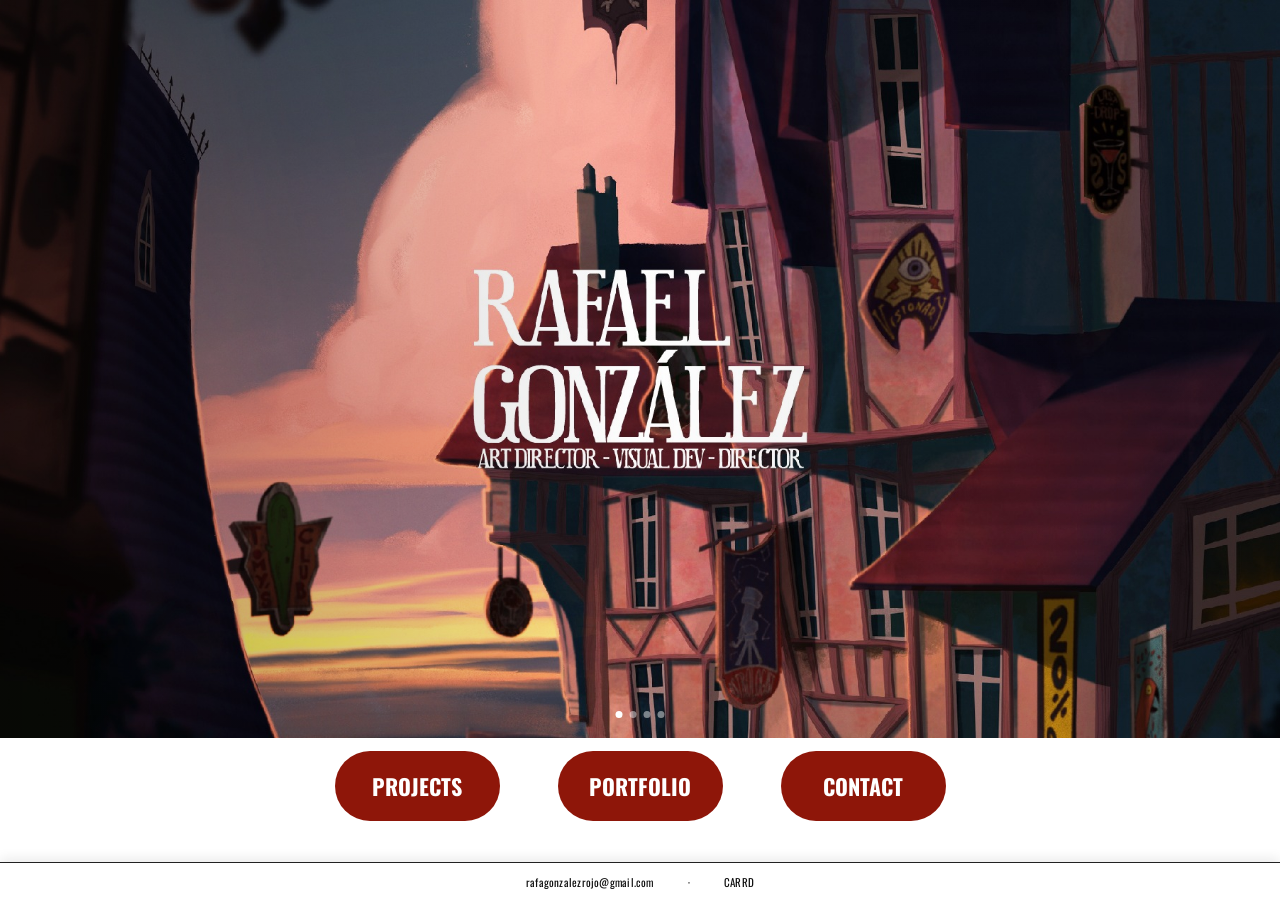
<file: index.html>
<!DOCTYPE html><html lang="en"><head>
<meta charset="UTF-8"><meta name="viewport" content="width=device-width,initial-scale=1.0">
<title>Rafael González — 2D Visual Development</title><link rel="stylesheet" href="style.css"></head>
<body>
<main>
<a href="projects.html" class="hero-link"><section class="hero">
<div class="slides">
<div class="slide active"><img src="images/hero-01.jpg"></div>
<div class="slide"><img src="images/hero-02.jpg"></div>
<div class="slide"><img src="images/hero-03.jpg"></div>
<div class="slide"><img src="images/hero-04.jpg"></div>
</div>
<div class="hero-title" style="display:none;"><div><span class="first-name">RAFAEL</span><span class="last-name">GONZÁLEZ</span></div><span class="hero-subtitle">VISUAL DEVELOPMENT &amp; ART DIRECTION</span></div>
<div class="dots"><i class="active"></i><i></i><i></i><i></i></div>
</section></a>
<nav class="buttons">
<a href="projects.html">PROJECTS</a>
<a href="portfolio-login.html">PORTFOLIO</a>
<a href="contact.html">CONTACT</a>
</nav>
<footer class="site-footer">
<a href="mailto:rafagonzalezrojo@gmail.com">rafagonzalezrojo@gmail.com</a>
<span>·</span>
<a href="https://rafaelgonzalez.carrd.co/" target="_blank" rel="noopener">CARRD</a>
</footer>
</main>
<script>
const s=[...document.querySelectorAll('.slide')],d=[...document.querySelectorAll('.dots i')];let c=0;
setInterval(()=>{s[c].classList.remove('active');d[c].classList.remove('active');c=(c+1)%s.length;s[c].classList.add('active');d[c].classList.add('active')},4500);
</script></body></html>
</file>
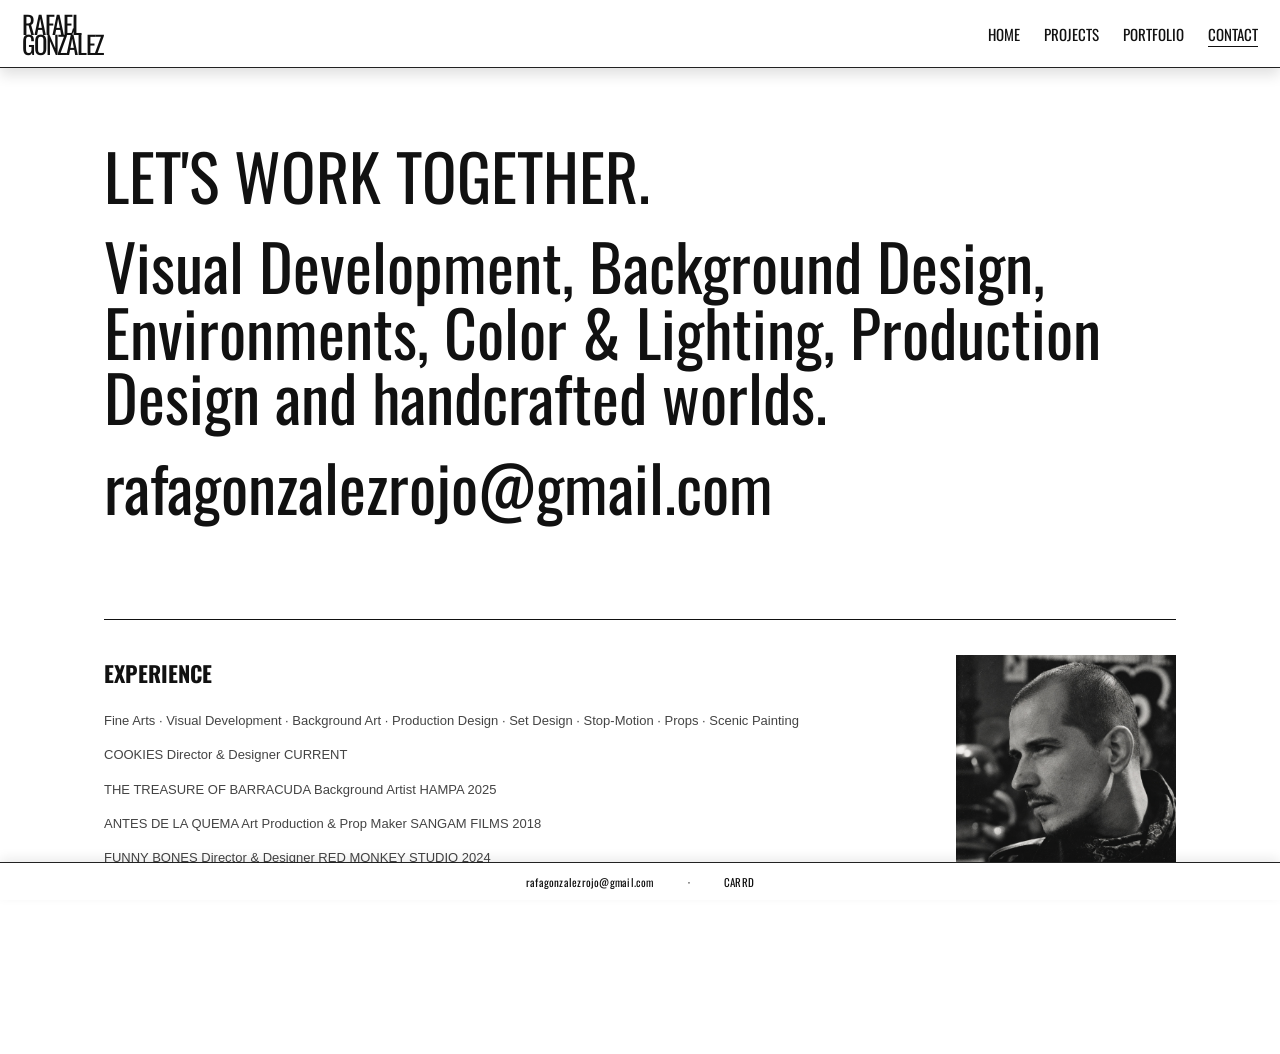
<file: contact.html>
<!DOCTYPE html><html lang="en"><head><meta charset="UTF-8"><meta name="viewport" content="width=device-width,initial-scale=1.0"><title>Contact</title><link rel="stylesheet" href="style.css"></head>
<body><header class="mini-header"><a class="brand" href="index.html">RAFAEL<br>GONZÁLEZ</a><nav><a href="index.html">HOME</a><a href="projects.html">PROJECTS</a><a href="portfolio-login.html">PORTFOLIO</a><a class="active" href="contact.html">CONTACT</a></nav></header>
<main class="contact-page">
<section class="contact-main">
<p>LET'S WORK TOGETHER.</p>
<p>Visual Development, Background Design, Environments, Color &amp; Lighting, Production Design and handcrafted worlds.</p>
<p>rafagonzalezrojo@gmail.com</p>
</section>
<section class="contact-bottom">
<div class="experience"><h2>EXPERIENCE</h2><p>Fine Arts · Visual Development · Background Art · Production Design · Set Design · Stop-Motion · Props · Scenic Painting</p><p>

COOKIES
Director & Designer
CURRENT
</p><p>
THE TREASURE OF BARRACUDA
Background Artist
HAMPA 2025
</p><p>
ANTES DE LA QUEMA
Art Production & Prop Maker
SANGAM FILMS 2018
</p><p>
FUNNY BONES
Director & Designer
RED MONKEY STUDIO 2024
</p><p>
THE CERPAN PROJECT
Director & Designer
RED MONKEY STUDIO 2024</p></div>
<img class="profile-photo" src="images/profile.jpg" alt="Rafael González">
</section>
</main><footer class="site-footer">
<a href="mailto:rafagonzalezrojo@gmail.com">rafagonzalezrojo@gmail.com</a>
<span>·</span>
<a href="https://rafaelgonzalez.carrd.co/" target="_blank" rel="noopener">CARRD</a>
</footer></body></html>
</file>
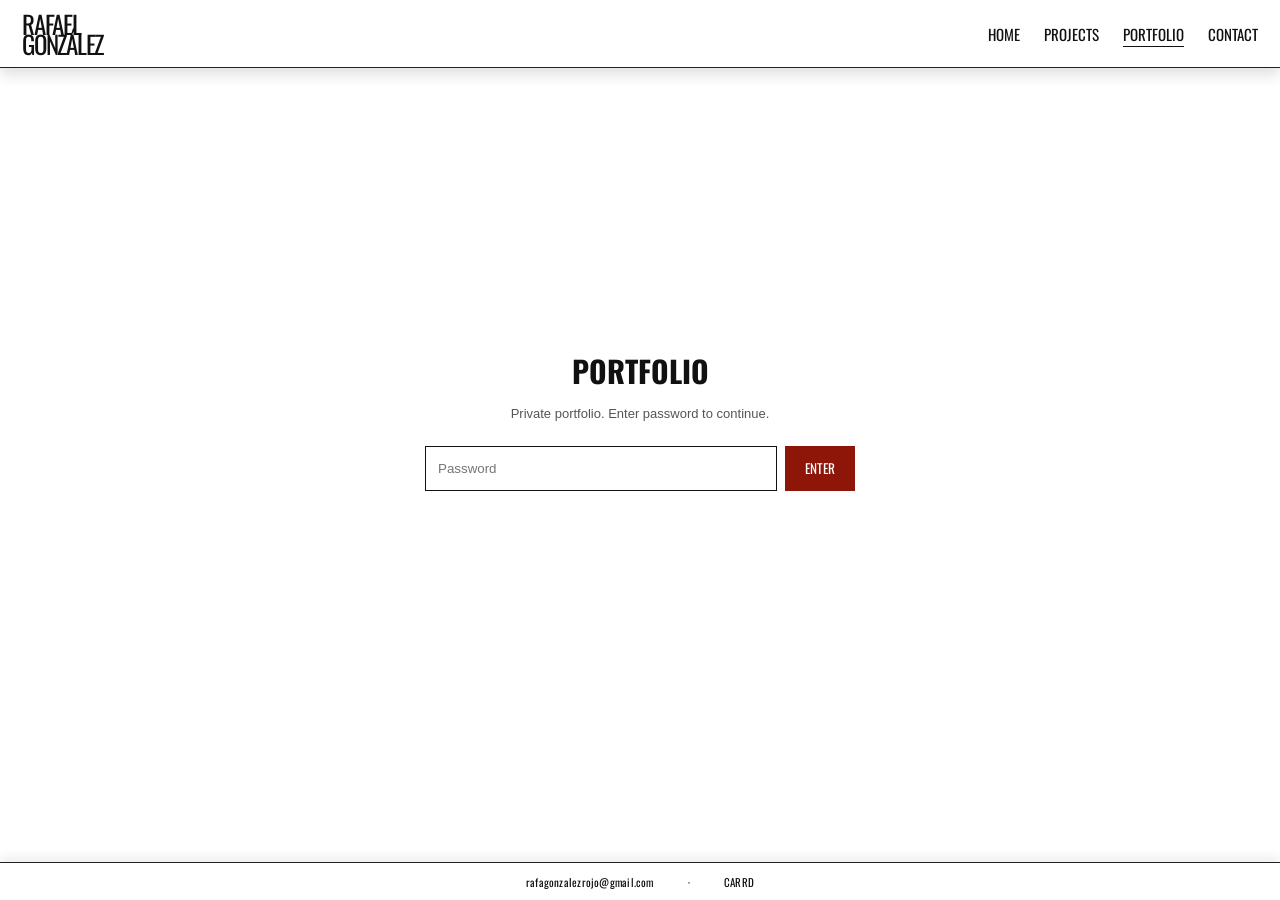
<file: portfolio-login.html>
<!DOCTYPE html><html lang="en"><head><meta charset="UTF-8"><meta name="viewport" content="width=device-width,initial-scale=1.0"><title>Portfolio</title><link rel="stylesheet" href="style.css"></head>
<body><header class="mini-header"><a class="brand" href="index.html">RAFAEL<br>GONZÁLEZ</a><nav><a href="index.html">HOME</a><a href="projects.html">PROJECTS</a><a class="active" href="portfolio-login.html">PORTFOLIO</a><a href="contact.html">CONTACT</a></nav></header>
<main class="password-page"><div class="password-box"><h1>PORTFOLIO</h1><p>Private portfolio. Enter password to continue.</p>
<form class="password-form" onsubmit="return checkPassword(event)"><input id="pass" type="password" placeholder="Password" autocomplete="off"><button>ENTER</button></form><div id="error" class="error">Incorrect password.</div></div></main>
<footer class="site-footer">
<a href="mailto:rafagonzalezrojo@gmail.com">rafagonzalezrojo@gmail.com</a>
<span>·</span>
<a href="https://rafaelgonzalez.carrd.co/" target="_blank" rel="noopener">CARRD</a>
</footer>
<script>
function checkPassword(e){e.preventDefault();if(document.getElementById('pass').value==='rafa2d'){location.href='portfolio.html'}else{document.getElementById('error').style.display='block'}return false}
</script></body></html>
</file>
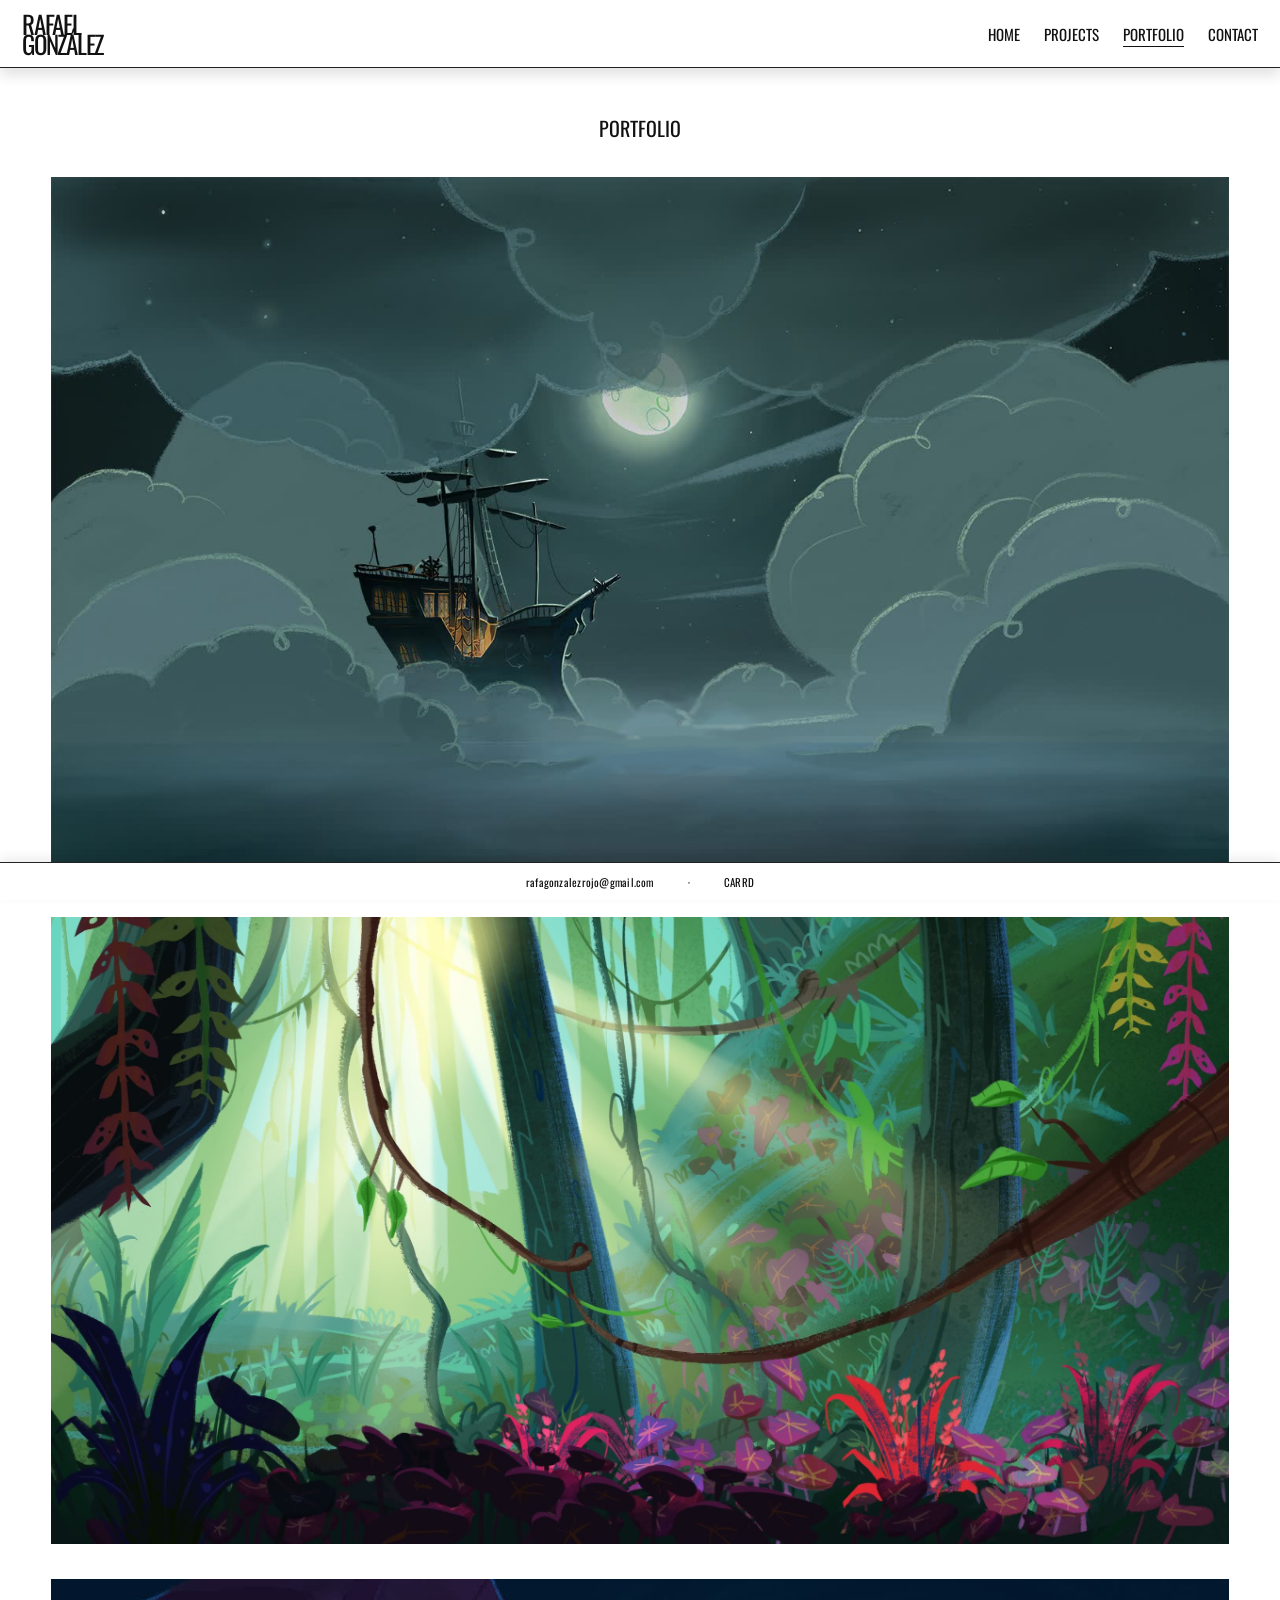
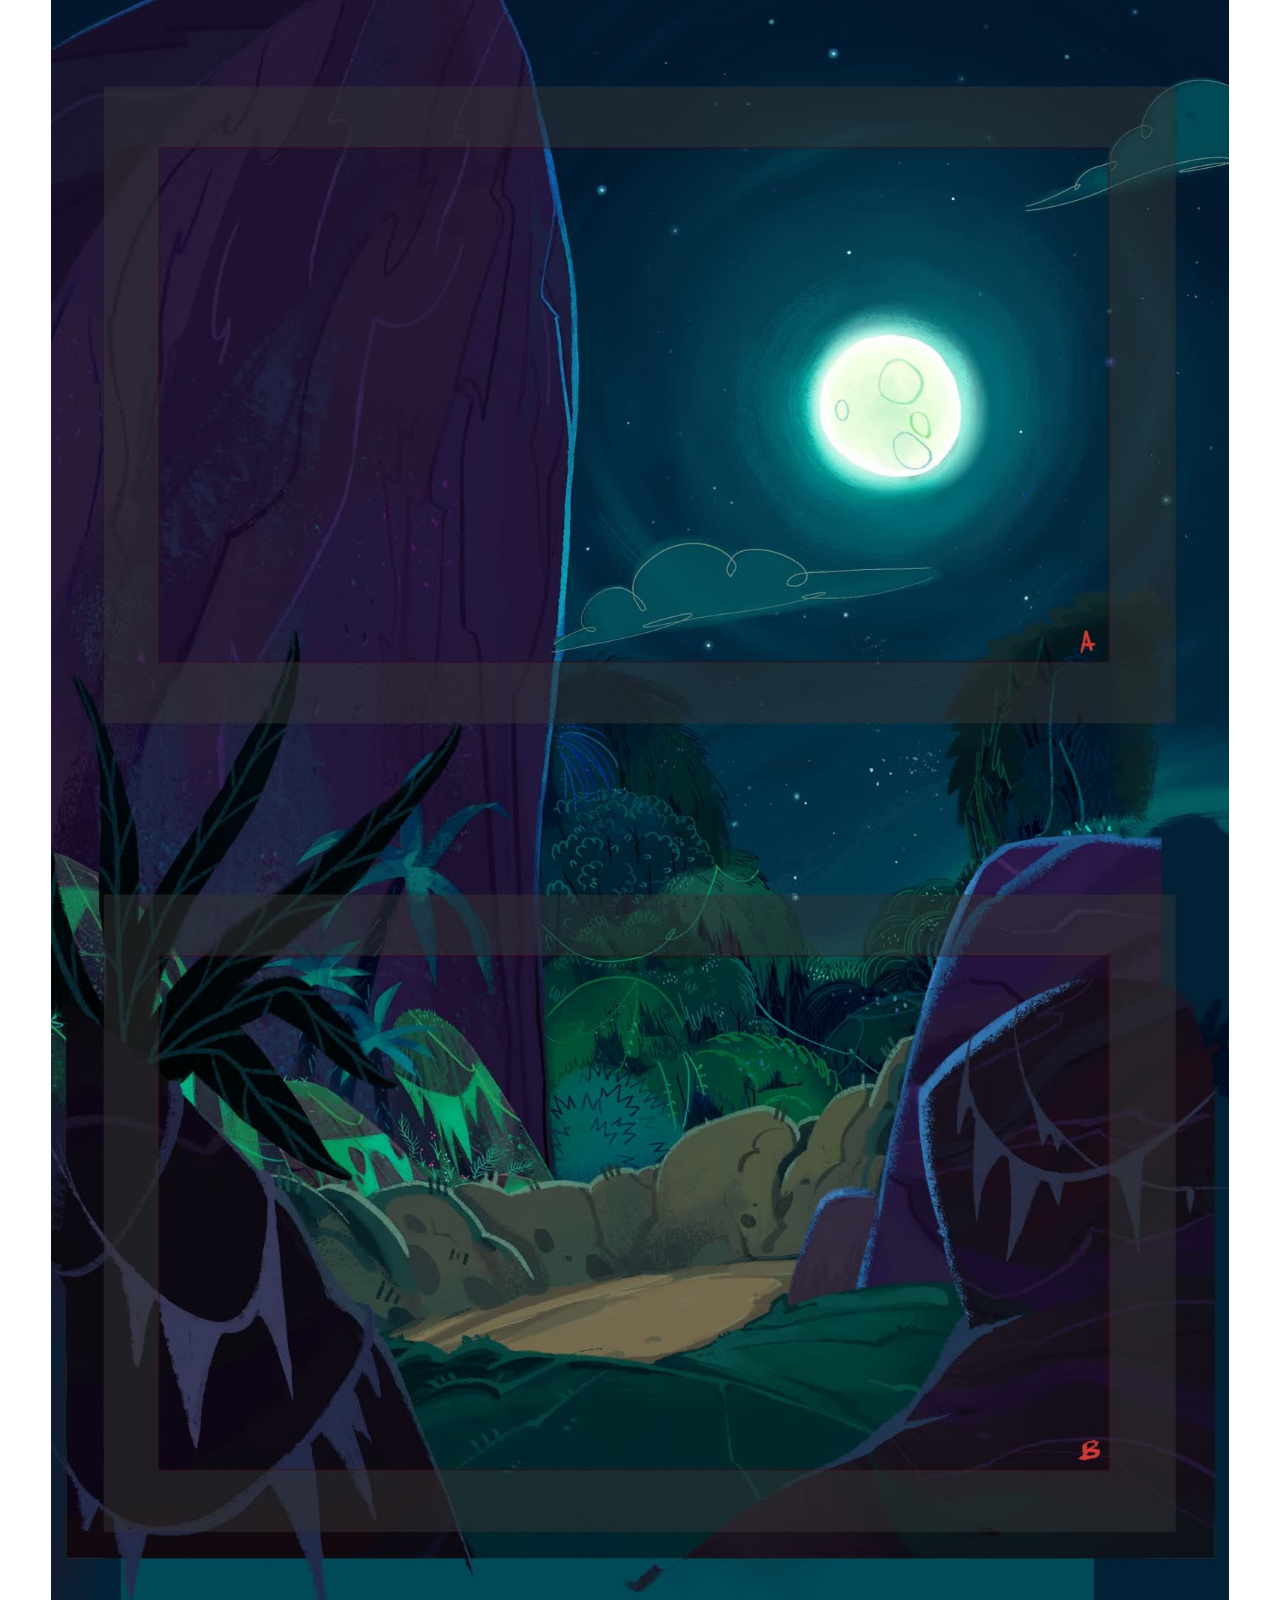
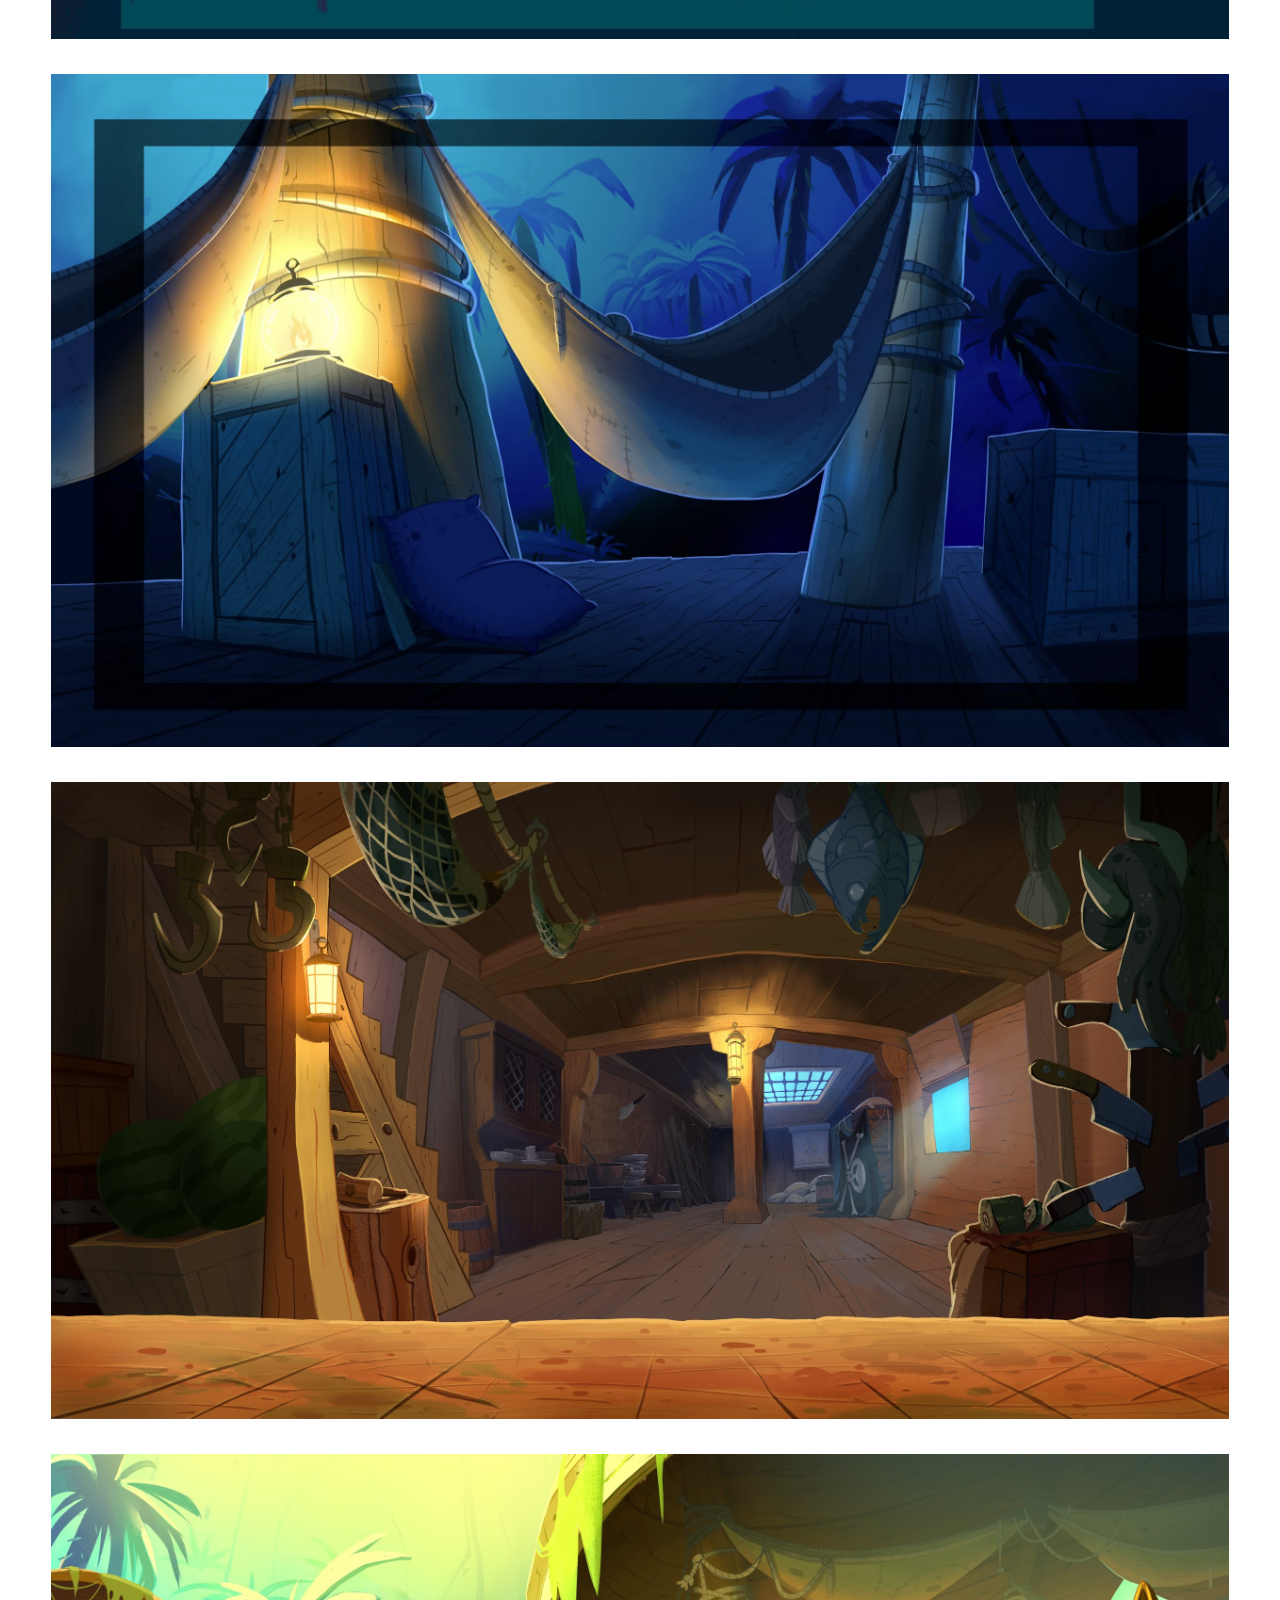
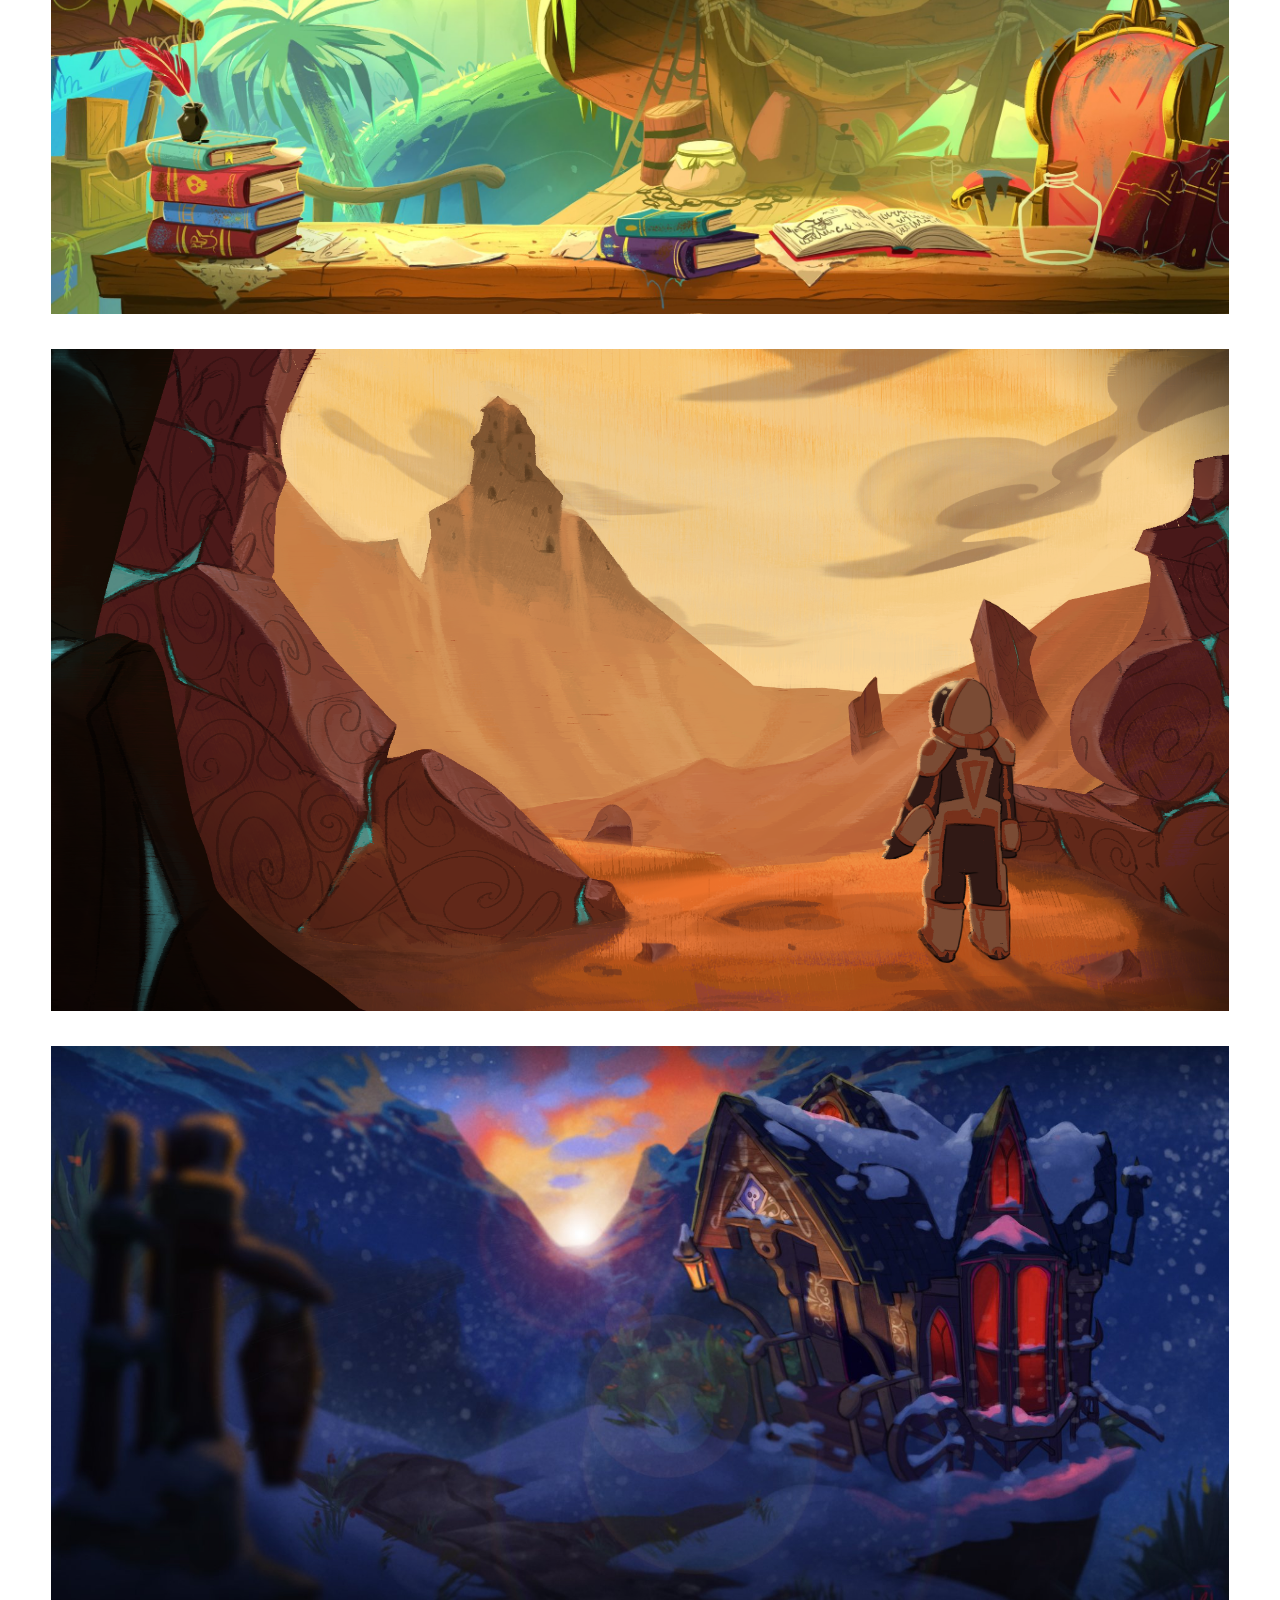
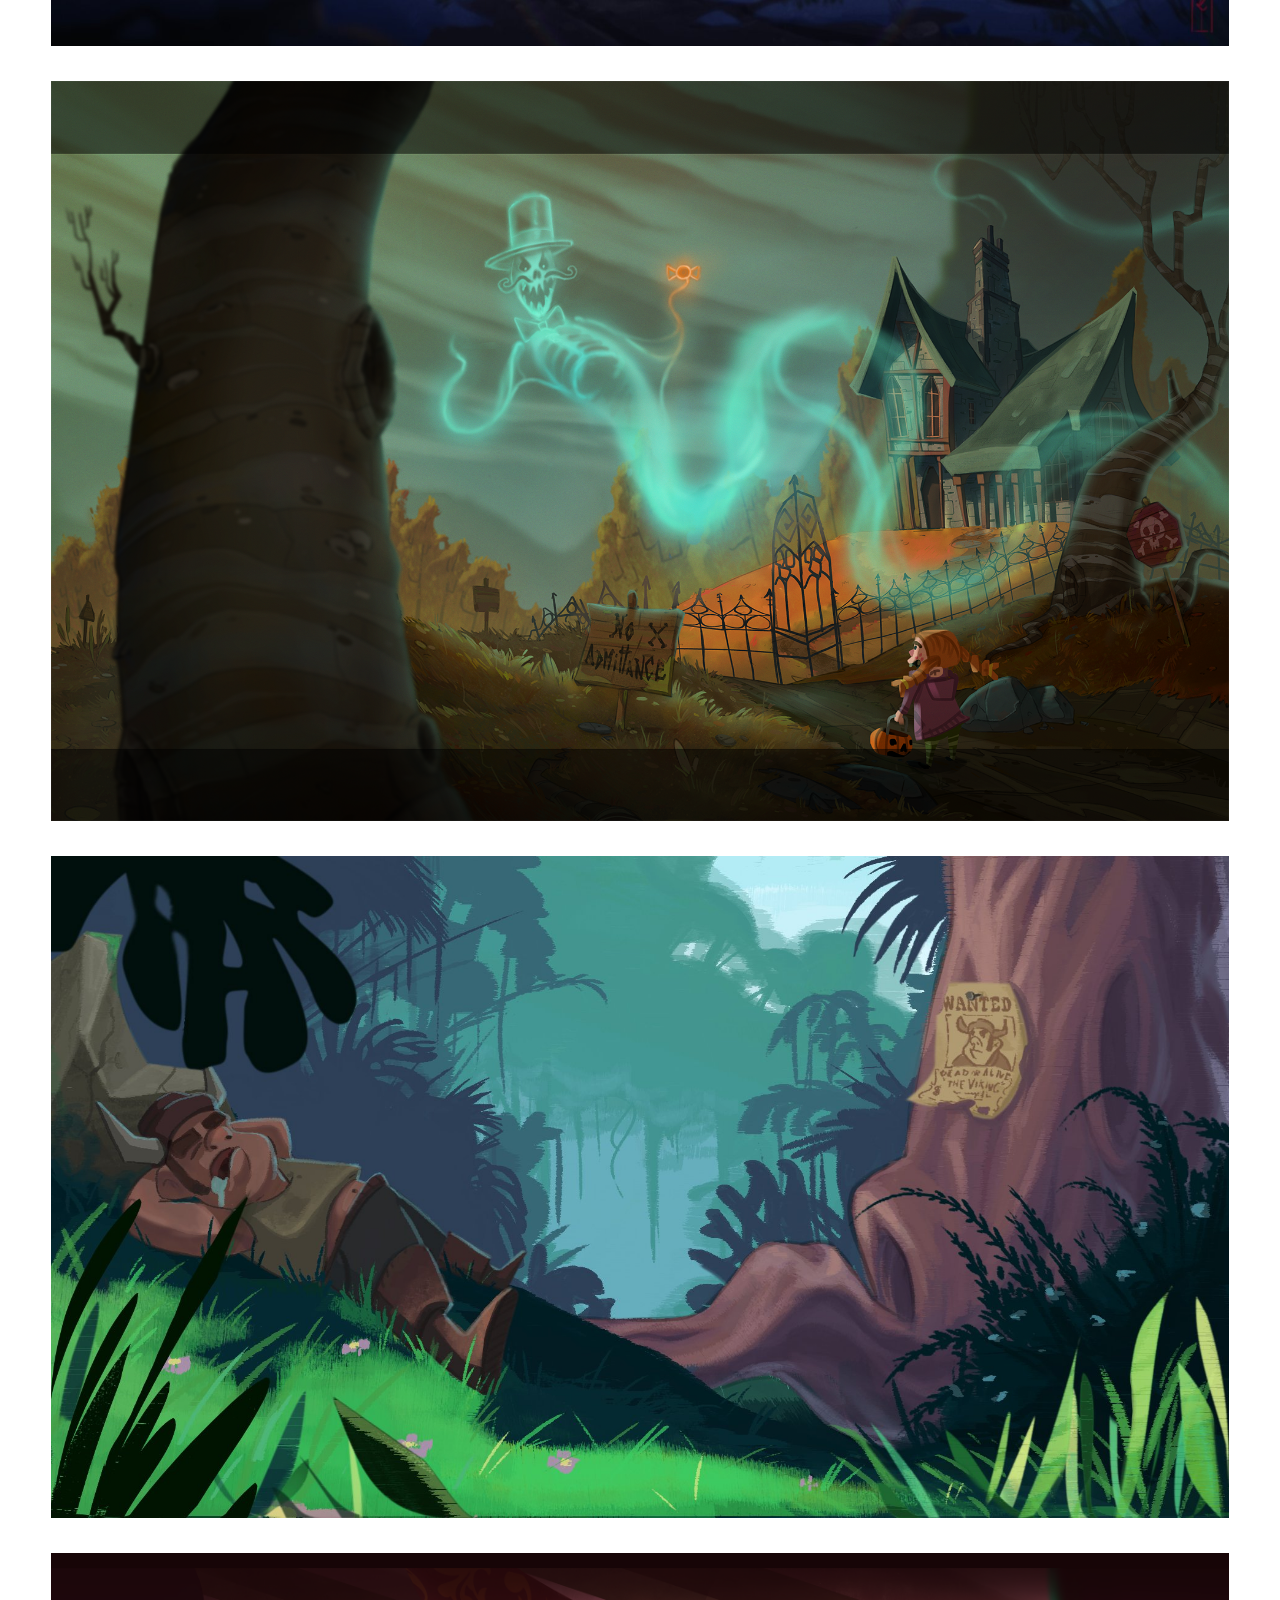
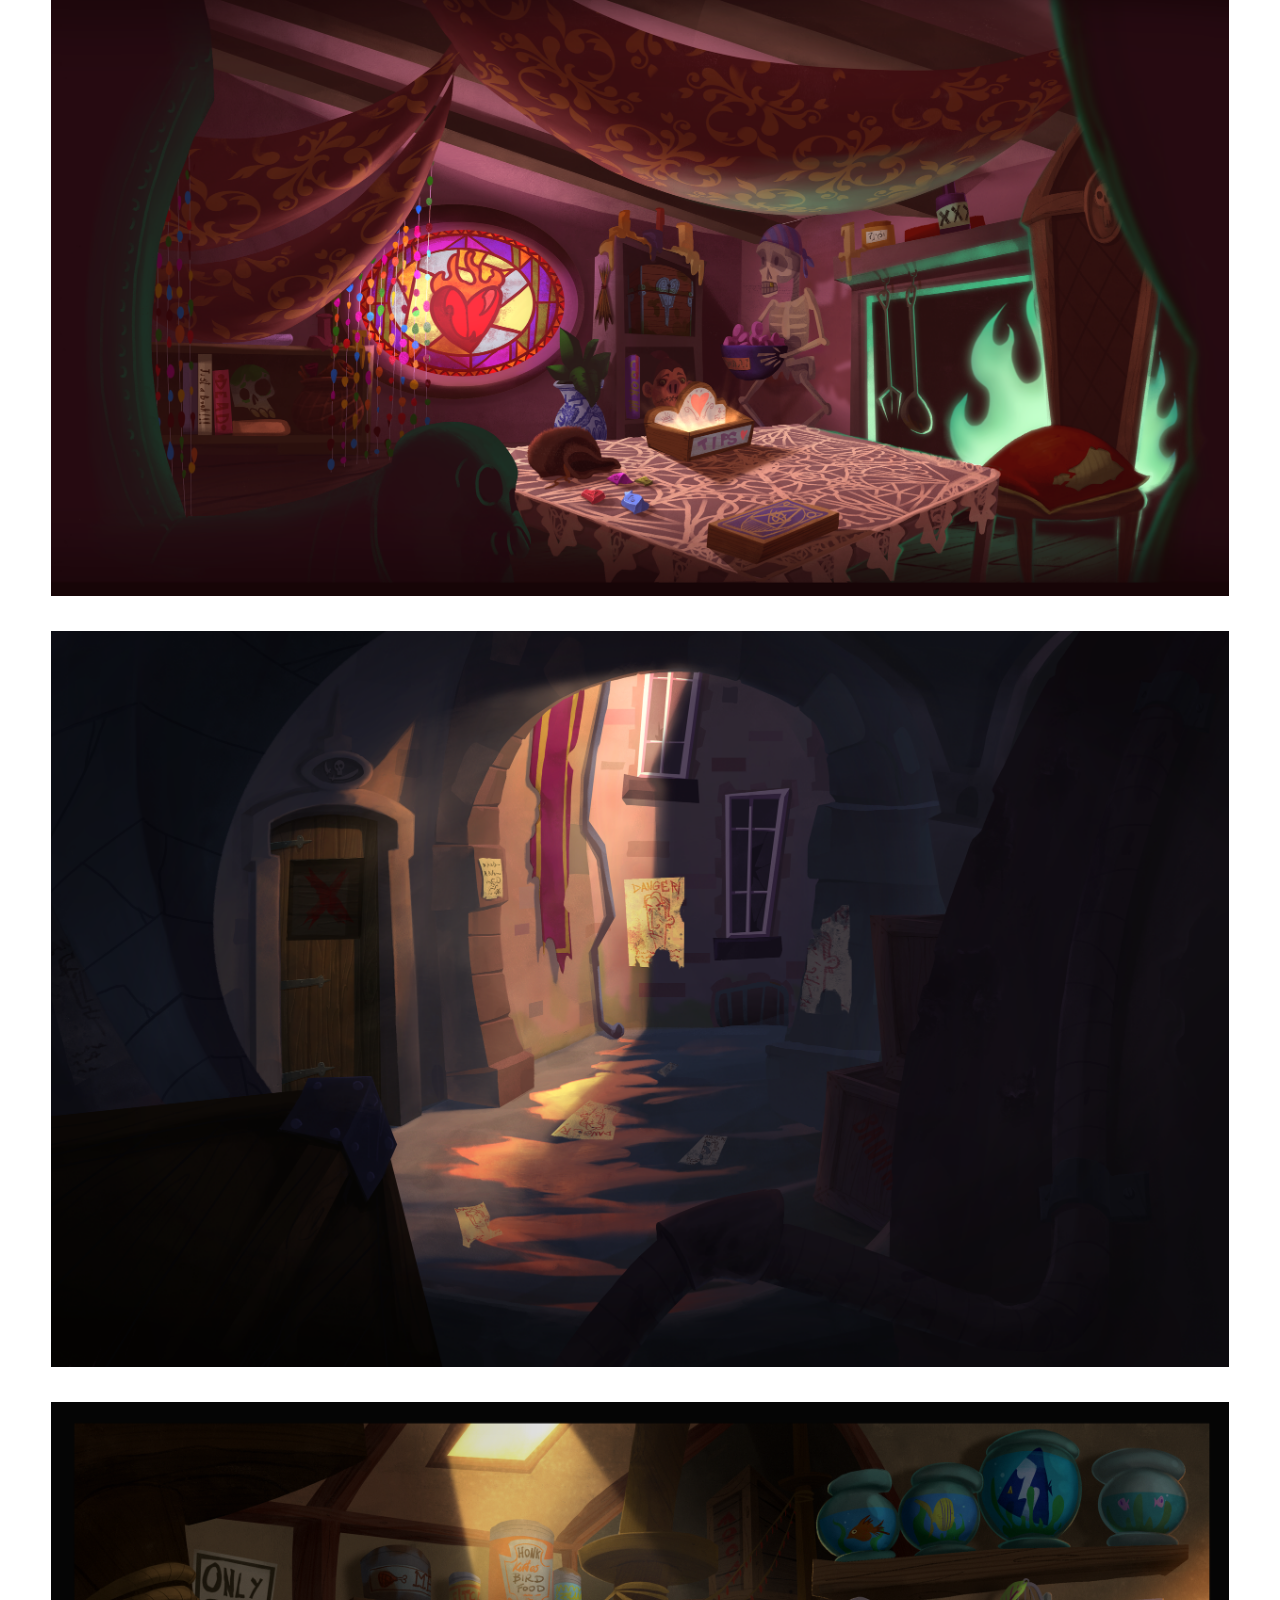
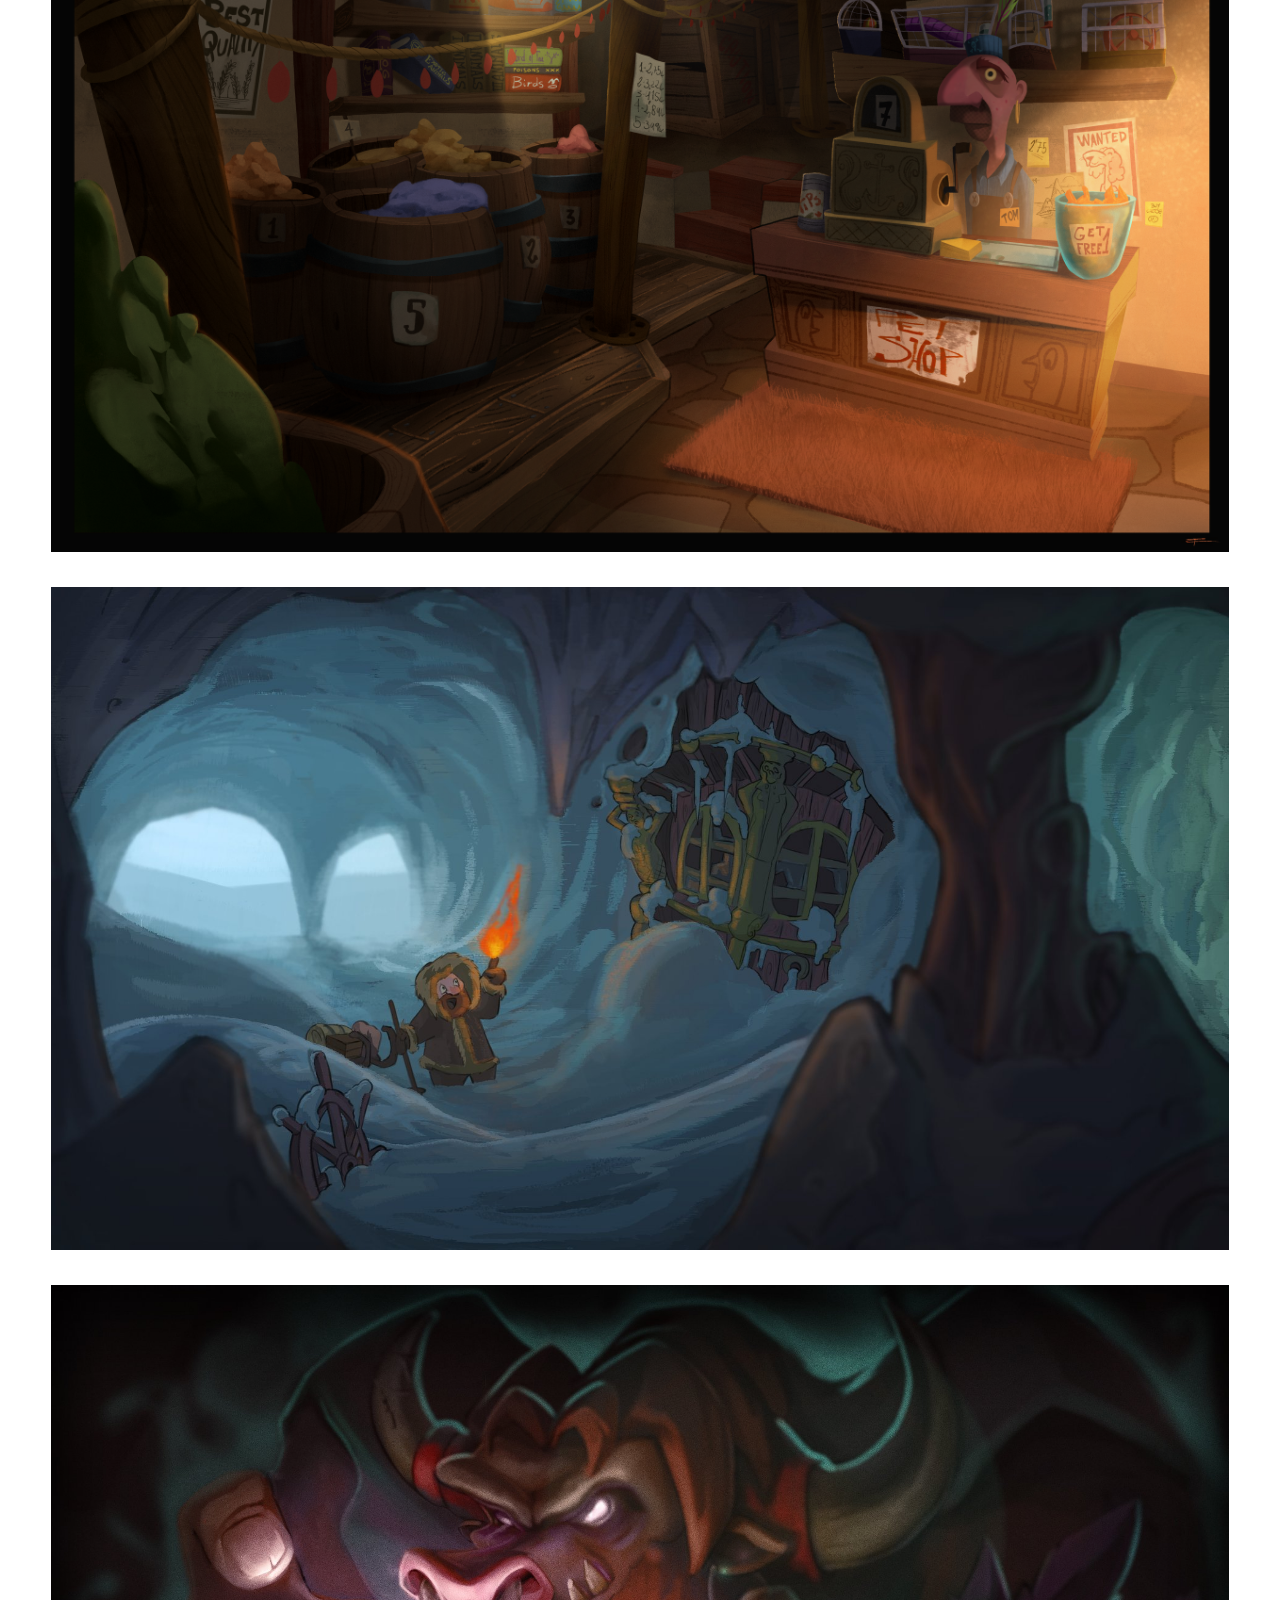
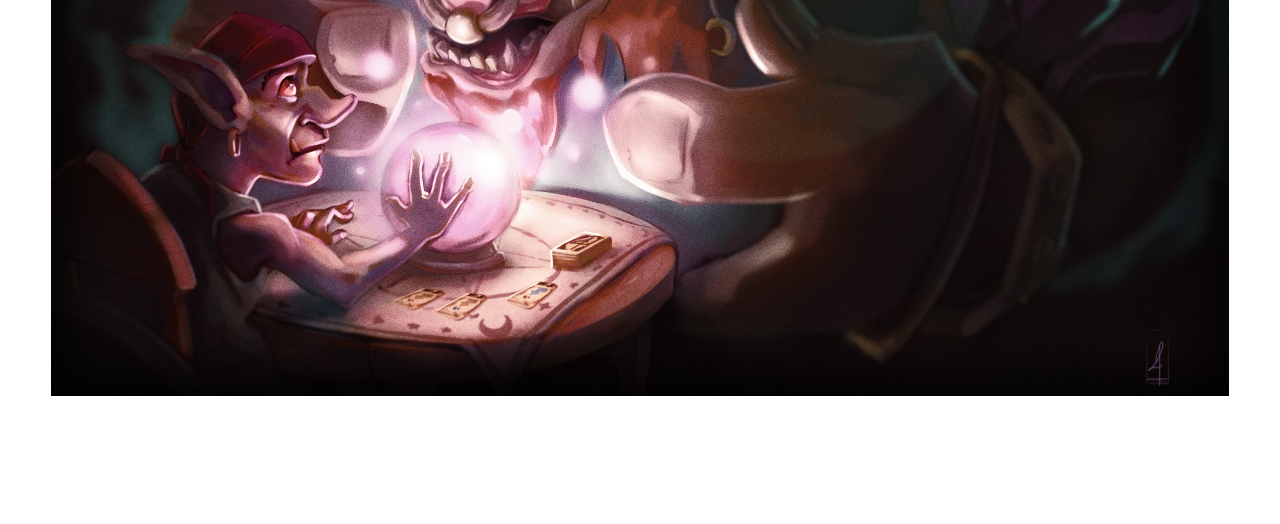
<file: portfolio.html>
<!DOCTYPE html><html lang="en"><head><meta charset="UTF-8"><meta name="viewport" content="width=device-width,initial-scale=1.0"><title>Portfolio</title><link rel="stylesheet" href="style.css"></head>
<body><header class="mini-header"><a class="brand" href="index.html">RAFAEL<br>GONZÁLEZ</a><nav><a href="index.html">HOME</a><a href="projects.html">PROJECTS</a><a class="active" href="portfolio.html">PORTFOLIO</a><a href="contact.html">CONTACT</a></nav></header>
<main class="portfolio-page"><div class="page-label">PORTFOLIO</div><section class="portfolio-gallery"><img src="portfolio_media/portfolio-01.jpg" alt="Portfolio image 01">
<img src="portfolio_media/portfolio-02.jpg" alt="Portfolio image 02">
<img src="portfolio_media/portfolio-03.jpg" alt="Portfolio image 03">
<img src="portfolio_media/portfolio-04.jpg" alt="Portfolio image 04">
<img src="portfolio_media/portfolio-05.jpg" alt="Portfolio image 05">
<img src="portfolio_media/portfolio-06.jpg" alt="Portfolio image 06">
<img src="portfolio_media/portfolio-07.jpg" alt="Portfolio image 07">
<img src="portfolio_media/portfolio-08.jpg" alt="Portfolio image 08">
<img src="portfolio_media/portfolio-09.jpg" alt="Portfolio image 09">
<img src="portfolio_media/portfolio-10.jpg" alt="Portfolio image 10">
<img src="portfolio_media/portfolio-11.jpg" alt="Portfolio image 11">
<img src="portfolio_media/portfolio-12.jpg" alt="Portfolio image 12">
<img src="portfolio_media/portfolio-13.jpg" alt="Portfolio image 13">
<img src="portfolio_media/portfolio-14.jpg" alt="Portfolio image 14">
<img src="portfolio_media/portfolio-15.jpg" alt="Portfolio image 15"></section></main>
<footer class="site-footer">
<a href="mailto:rafagonzalezrojo@gmail.com">rafagonzalezrojo@gmail.com</a>
<span>·</span>
<a href="https://rafaelgonzalez.carrd.co/" target="_blank" rel="noopener">CARRD</a>
</footer></body></html>
</file>
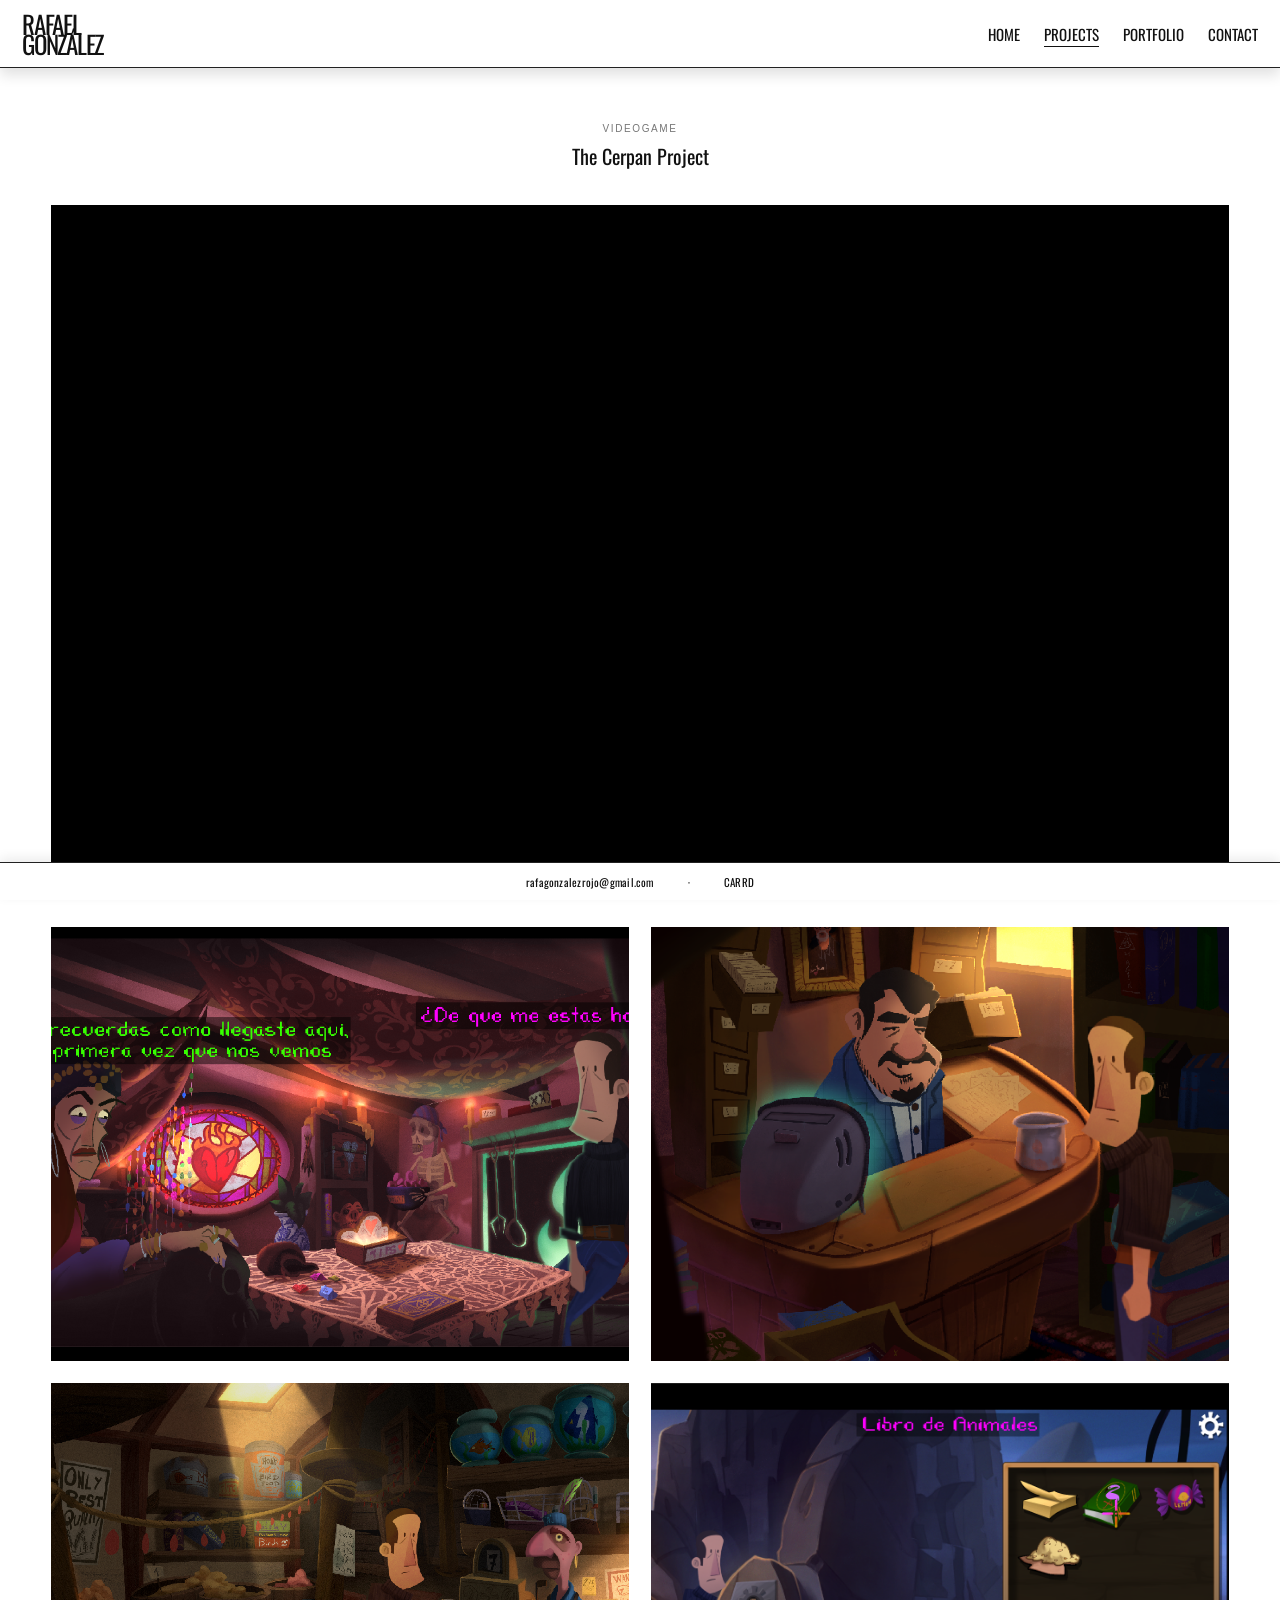
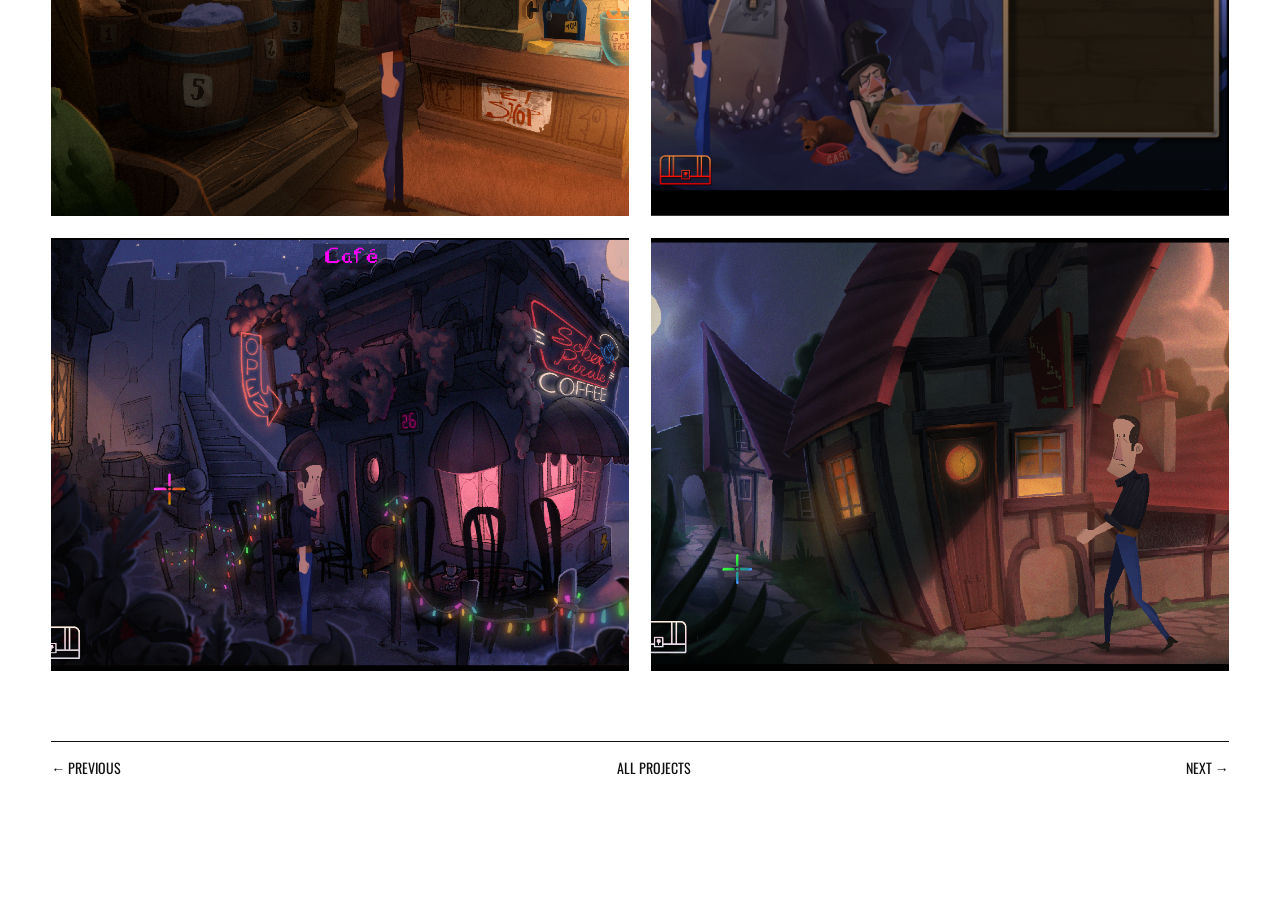
<file: project-02.html>
<!DOCTYPE html>
<html lang="en">
<head>
    <meta charset="UTF-8">
    <meta name="viewport" content="width=device-width, initial-scale=1.0">
    <title>The Cerpan Project — Rafael González</title>
    <link rel="stylesheet" href="style.css">
</head>

<body>

<header class="mini-header">
    <a class="brand" href="index.html">RAFAEL<br>GONZÁLEZ</a>

    <nav>
        <a href="index.html">HOME</a>
        <a class="active" href="projects.html">PROJECTS</a>
        <a href="portfolio-login.html">PORTFOLIO</a>
        <a href="contact.html">CONTACT</a>
    </nav>
</header>

<main class="project-page">

    <div class="page-label">
        <span class="project-kicker">Videogame</span>
        The Cerpan Project
    </div>

   <div class="project-video">
    <iframe
        src="https://www.youtube.com/embed/yaW2ooJQ730?rel=0"
        title="The Cerpan Project"
        style="width:100%; height:100%; display:block; border:0;"
        allow="accelerometer; autoplay; clipboard-write; encrypted-media; gyroscope; picture-in-picture; web-share"
        allowfullscreen>
    </iframe>
</div>

    <section class="project-gallery">

        <figure>
            <img src="projects_media/project-02-01.jpg" alt="The Cerpan Project image 01">
        </figure>

        <figure>
            <img src="projects_media/project-02-02.jpg" alt="The Cerpan Project image 02">
        </figure>

        <figure>
            <img src="projects_media/project-02-03.jpg" alt="The Cerpan Project image 03">
        </figure>

        <figure>
            <img src="projects_media/project-02-04.jpg" alt="The Cerpan Project image 04">
        </figure>

        <figure>
            <img src="projects_media/project-02-05.jpg" alt="The Cerpan Project image 05">
        </figure>

        <figure>
            <img src="projects_media/project-02-06.jpg" alt="The Cerpan Project image 06">
        </figure>



    </section>

    <div class="project-nav">
        <a href="project-01.html">← PREVIOUS</a>
        <a href="projects.html">ALL PROJECTS</a>
        <a href="project-03.html">NEXT →</a>
    </div>

</main>

<footer class="site-footer">
    <a href="mailto:rafagonzalezrojo@gmail.com">
        rafagonzalezrojo@gmail.com
    </a>

    <span>·</span>

    <a href="https://rafaelgonzalez.carrd.co/"
       target="_blank"
       rel="noopener">
        CARRD
    </a>
</footer>
<script>
document.querySelectorAll('.project-gallery img').forEach(img => {
    const link = document.createElement('a');
    link.href = img.src;
    link.target = '_blank';
    link.rel = 'noopener';

    img.parentNode.insertBefore(link, img);
    link.appendChild(img);
});
</script>
</body>
</html>
</file>
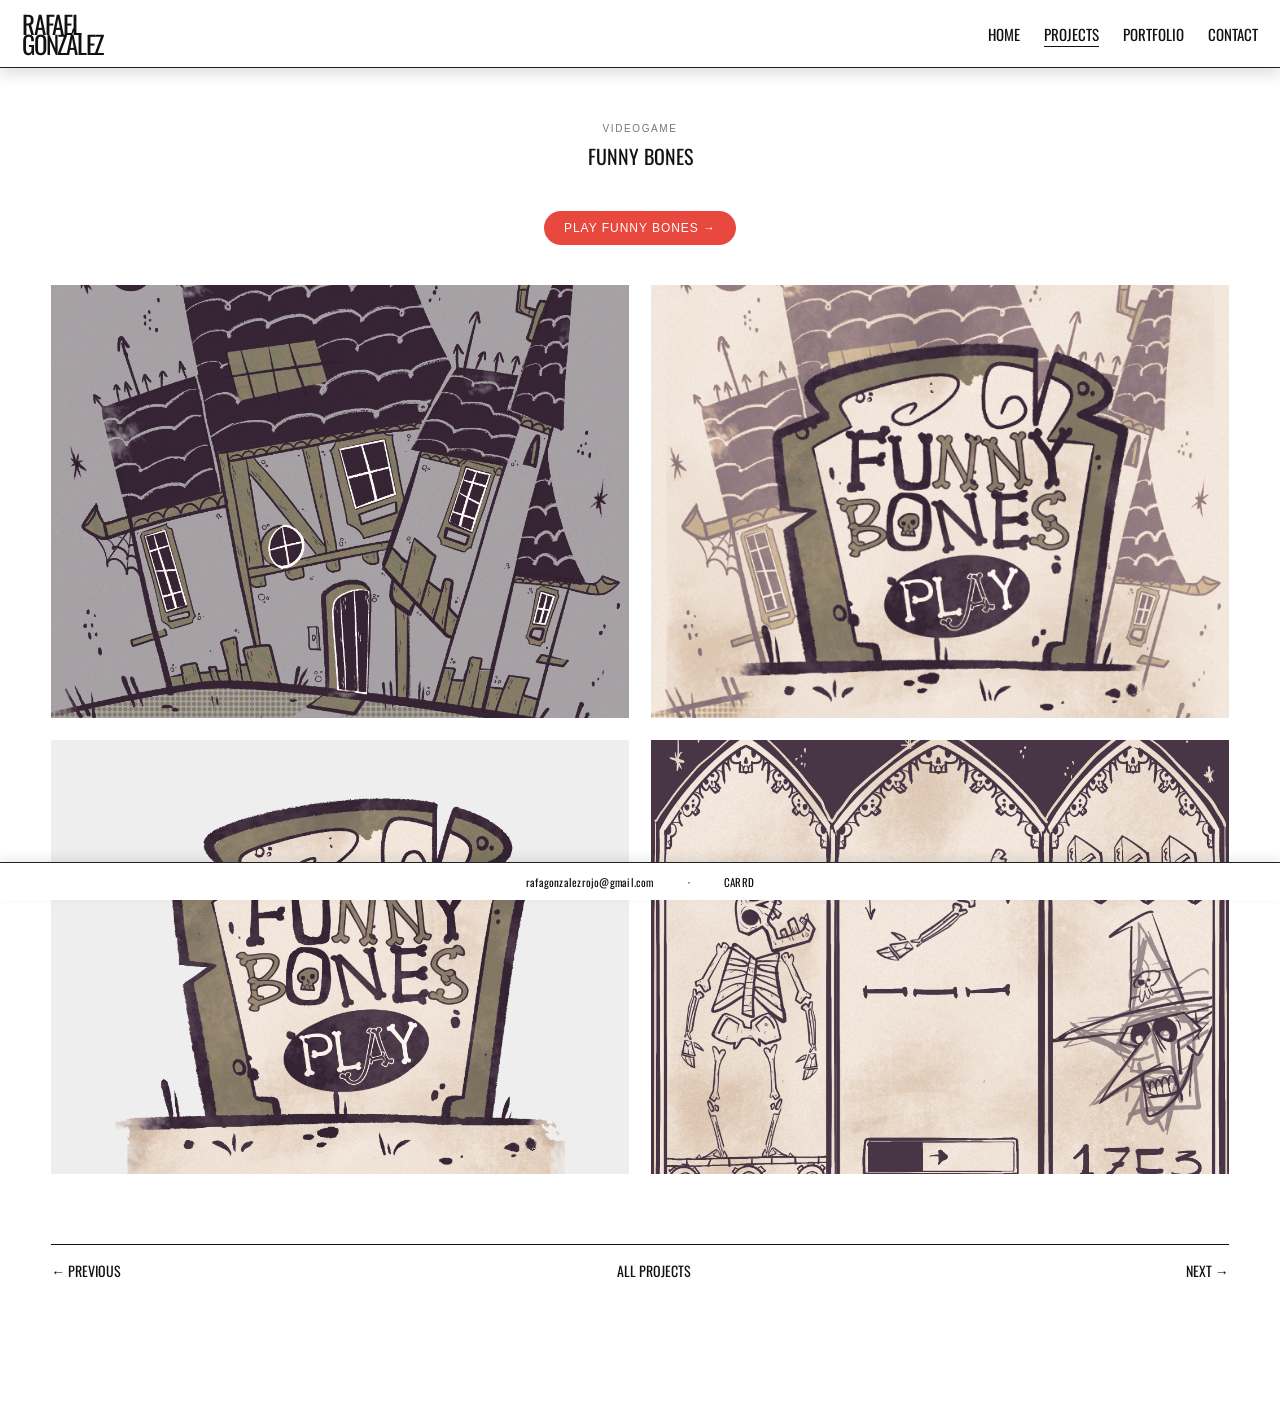
<file: project-03.html>
<!DOCTYPE html><html lang="en"><head><meta charset="UTF-8"><meta name="viewport" content="width=device-width,initial-scale=1.0"><title>FUNNY BONES — Rafael González</title><link rel="stylesheet" href="style.css"></head>
<body><header class="mini-header"><a class="brand" href="index.html">RAFAEL<br>GONZÁLEZ</a><nav>
<a href="index.html">HOME</a><a class="active" href="projects.html">PROJECTS</a><a href="portfolio-login.html">PORTFOLIO</a><a href="contact.html">CONTACT</a></nav></header>
<main class="project-page"><div class="page-label"><span class="project-kicker">Videogame</span>FUNNY BONES</div>
<div style="text-align:center; margin:40px 0;">
    <a
        href="https://redm0nkeystudio.itch.io/funny-bones"
        target="_blank"
        rel="noopener"
        style="display:inline-block; padding:10px 20px; border-radius:999px; background:#e8483e; color:#fff; text-decoration:none; font-family:Arial,sans-serif; font-size:12px; letter-spacing:.08em;">
        PLAY FUNNY BONES →
    </a>
</div>
<section class="project-gallery"><figure><img src="projects_media/project-03-01.jpg" alt="Project 03 image 01"></figure>
<figure><img src="projects_media/project-03-02.jpg" alt="Project 03 image 02"></figure>
<figure><img src="projects_media/project-03-03.jpg" alt="Project 03 image 03"></figure>
<figure><img src="projects_media/project-03-04.jpg" alt="Project 03 image 04"></figure>
</section>
<div class="project-nav"><a href="project-02.html">← PREVIOUS</a><a href="projects.html">ALL PROJECTS</a><a href="project-04.html">NEXT →</a></div>
</main><footer class="site-footer">
<a href="mailto:rafagonzalezrojo@gmail.com">rafagonzalezrojo@gmail.com</a>
<span>·</span>
<a href="https://rafaelgonzalez.carrd.co/" target="_blank" rel="noopener">CARRD</a>
</footer><script>
document.querySelectorAll('.project-gallery img').forEach(img => {
    const link = document.createElement('a');
    link.href = img.src;
    link.target = '_blank';
    link.rel = 'noopener';

    img.parentNode.insertBefore(link, img);
    link.appendChild(img);
});
</script></body></html>
</file>
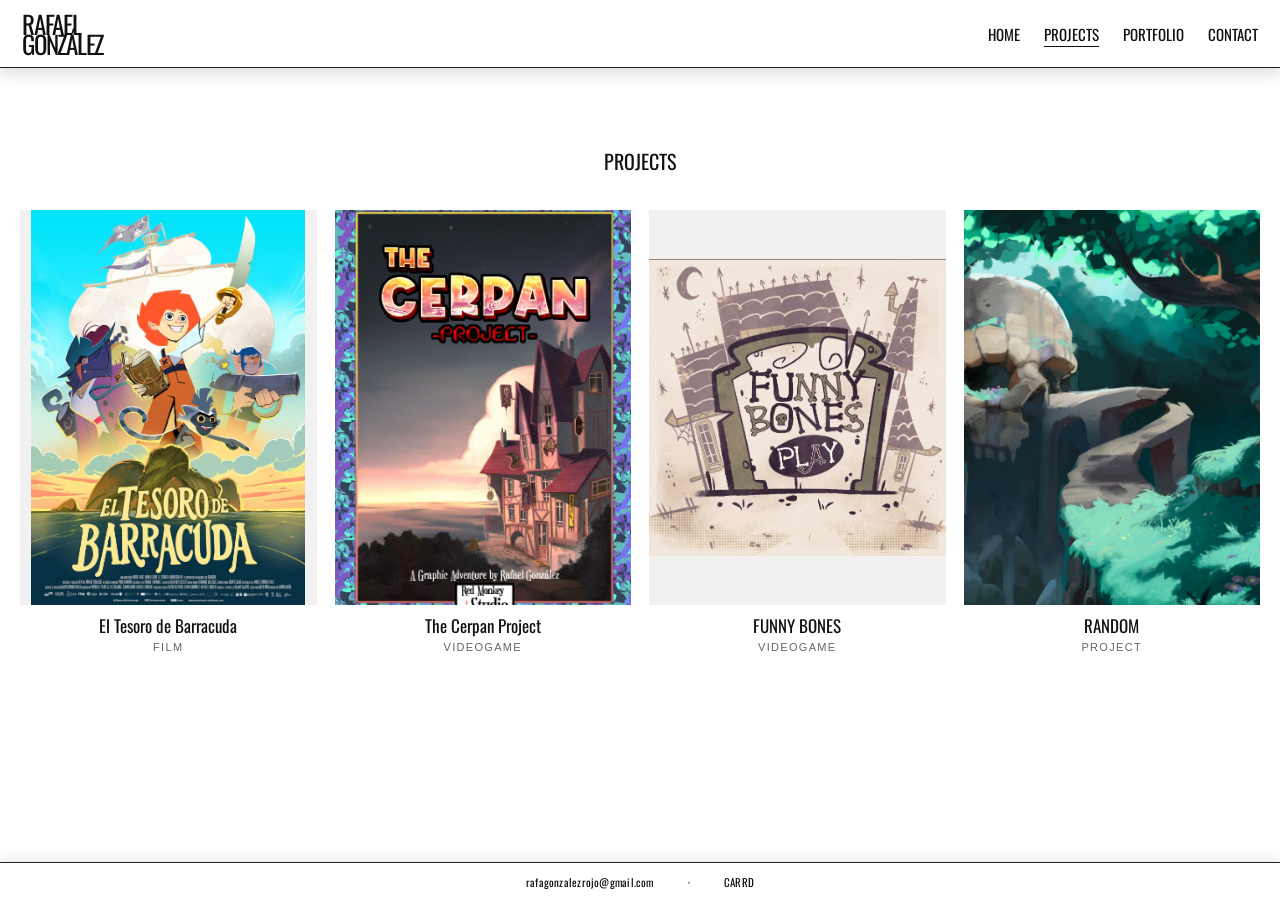
<file: projects.html>
<!DOCTYPE html><html lang="en"><head><meta charset="UTF-8"><meta name="viewport" content="width=device-width,initial-scale=1.0"><title>Projects — Rafael González</title><link rel="stylesheet" href="style.css"></head>
<body><header class="mini-header"><a class="brand" href="index.html">RAFAEL<br>GONZÁLEZ</a><nav>
<a href="index.html">HOME</a><a class="active" href="projects.html">PROJECTS</a><a href="portfolio-login.html">PORTFOLIO</a><a href="contact.html">CONTACT</a></nav></header>
<main class="projects-page"><div class="page-label">PROJECTS</div><section class="cover-grid">
<a class="cover" href="project-01.html"><div class="cover-image"><img src="images/project-covers/project-01.jpg" alt="El Tesoro de Barracuda"></div><span class="cover-title">El Tesoro de Barracuda</span><span class="cover-type">Film</span></a>
<a class="cover" href="project-02.html"><div class="cover-image"><img src="images/project-covers/project-02.jpg" alt="The Cerpan Project"></div><span class="cover-title">The Cerpan Project</span><span class="cover-type">Videogame</span></a>
<a class="cover" href="project-03.html"><div class="cover-image"><img src="images/project-covers/project-03.jpg" alt="Funny Bones"></div><span class="cover-title">FUNNY BONES</span><span class="cover-type">Videogame</span></a>
<a class="cover" href="project-04.html"><div class="cover-image"><img src="images/project-covers/project-04.jpg" alt="Random"></div><span class="cover-title">RANDOM</span><span class="cover-type">Project</span></a>
</section></main><footer class="site-footer">
<a href="mailto:rafagonzalezrojo@gmail.com">rafagonzalezrojo@gmail.com</a><span>·</span><a href="https://rafaelgonzalez.carrd.co/" target="_blank" rel="noopener">CARRD</a>
</footer></body></html>
</file>
<file: style.css>
@import url('https://fonts.googleapis.com/css2?family=Bodoni+Moda:wght@500;600;700&family=Oswald:wght@400;500;600;700&display=swap');

*{box-sizing:border-box}
html,body{margin:0;background:#fff;color:#111}
body{font-family:"Oswald",Arial,sans-serif}
a{text-decoration:none;color:inherit}
img{max-width:100%}

.mini-header{
  height:68px;padding:0 22px;border-bottom:1px solid #222;
  box-shadow:0 7px 13px rgba(0,0,0,.12);display:flex;align-items:center;
  justify-content:space-between;position:sticky;top:0;z-index:20;background:#fff
}
.brand{font-size:25px;line-height:.78;letter-spacing:-.05em}
nav{display:flex;align-items:center;gap:24px;font-size:15px}
nav a:hover,nav .active{text-decoration:underline;text-underline-offset:5px}

footer{border-top:1px solid #aaa;padding:15px 25px 20px;display:flex;justify-content:space-between;font-size:11px}

.page-label{text-align:center;font-size:20px;margin-bottom:34px}.project-kicker{display:block;font-family:Arial,sans-serif;font-size:10px;letter-spacing:.16em;text-transform:uppercase;color:#777;margin-bottom:7px}

/* HOME */
.hero-link{display:block;width:100%}
.hero{position:relative;width:100%;height:min(82vh,830px);min-height:500px;overflow:hidden;background:#171717}
.slides,.slide{position:absolute;inset:0}
.slide{opacity:0;transition:opacity 1.1s ease}.slide.active{opacity:1}
.slide img{width:100%;height:100%;object-fit:cover;display:block}
.hero::after{content:"";position:absolute;inset:0;background:linear-gradient(90deg,rgba(0,0,0,.3),transparent 50%,rgba(0,0,0,.15));pointer-events:none}
.hero-title{position:absolute;z-index:3;left:50%;top:50%;transform:translate(-50%,-50%);color:#fff;text-align:center;text-shadow:0 3px 20px rgba(0,0,0,.4);pointer-events:none;white-space:nowrap}
.hero-title > div:first-child{font-family:"DM Serif Display",Georgia,serif;font-size:clamp(46px,7vw,105px);font-weight:400;line-height:.95;letter-spacing:-.025em;white-space:nowrap}
.hero-title .first-name,.hero-title .last-name{display:inline}
.hero-title .last-name{margin-left:.075em}
.hero-title .hero-subtitle{display:block;margin-top:18px;font-family:"Oswald",Arial,sans-serif;font-size:clamp(13px,1.45vw,23px);font-weight:400;letter-spacing:.105em}
.dots{position:absolute;z-index:4;bottom:20px;left:50%;transform:translateX(-50%);display:flex;gap:7px}
.dots i{width:7px;height:7px;border-radius:50%;background:rgba(255,255,255,.45)}.dots i.active{background:#fff}
.buttons{display:flex;justify-content:center;gap:58px;padding:13px 25px 10px;background:#fff}
.buttons a{display:flex;align-items:center;justify-content:center;min-width:165px;height:70px;padding:0 27px;border-radius:40px;background:#8e1609;color:#fff;font-size:22px;font-weight:700;transition:.2s}
.buttons a:hover{background:#aa1d0d;transform:translateY(-3px)}

/* PROJECTS INDEX */
.projects-page{max-width:1550px;margin:0 auto;padding:78px 20px 80px}
.cover-grid{display:grid;grid-template-columns:repeat(4,minmax(0,1fr));gap:18px}
.cover{display:block;text-align:center;min-width:0}
.cover-image{width:100%;aspect-ratio:3/4;background:#f1f1f1;display:flex;align-items:center;justify-content:center;overflow:hidden}
.cover img{display:block;width:100%;height:100%;object-fit:contain;transition:.25s}
.cover:nth-child(2) img,.cover:nth-child(4) img{object-fit:cover}
.cover:hover .cover-image{transform:translateY(-4px);box-shadow:0 10px 25px rgba(0,0,0,.18)}
.cover-title{display:block;padding-top:12px;font-size:17px;line-height:1.1}
.cover-type{display:block;padding-top:5px;font-family:Arial,sans-serif;font-size:11px;letter-spacing:.12em;text-transform:uppercase;color:#666}

/* PROJECT DETAIL */
.project-page{padding:55px 4vw 90px}
.project-video{
  width:100%;max-width:1400px;margin:0 auto 60px;
  aspect-ratio:16/9;background:#000;display:flex;align-items:center;justify-content:center;
  color:#777;font-size:14px;letter-spacing:.08em;overflow:hidden
}
.project-video video{width:100%;height:100%;object-fit:contain;display:none}
.project-gallery{
  max-width:1400px;margin:0 auto;display:grid;grid-template-columns:repeat(2,minmax(0,1fr));gap:22px
}
.project-gallery figure{margin:0;background:#eee}
.project-gallery img{display:block;width:100%;aspect-ratio:4/3;object-fit:cover}
.project-nav{max-width:1400px;margin:70px auto 0;border-top:1px solid #111;padding-top:15px;display:flex;justify-content:space-between;font-size:14px}
.project-nav a:hover{text-decoration:underline}

/* PORTFOLIO PASSWORD */
.password-page{min-height:78vh;display:flex;align-items:center;justify-content:center;padding:50px 20px}
.password-box{width:min(430px,100%);text-align:center}
.password-box h1{font-size:30px;margin:0 0 12px}
.password-box p{font-family:Arial,sans-serif;font-size:13px;color:#555;margin-bottom:25px}
.password-form{display:flex;gap:8px}
.password-form input{flex:1;height:45px;border:1px solid #111;padding:0 12px;font-family:Arial,sans-serif}
.password-form button{height:45px;border:0;background:#8e1609;color:#fff;padding:0 20px;font-family:"Oswald";cursor:pointer}
.error{display:none;color:#8e1609;font-size:12px;margin-top:12px}
.portfolio-page{padding:45px 4vw 90px}
.portfolio-gallery{max-width:1500px;margin:auto;display:flex;flex-direction:column;gap:35px}
.portfolio-gallery img{display:block;width:100%;height:auto;max-height:none;object-fit:contain;background:#eee}

/* CONTACT */
.contact-page{max-width:1200px;margin:auto;padding:75px 5vw 100px}
.contact-main{font-size:clamp(35px,5vw,72px);line-height:1.02;max-width:1050px}
.contact-main p{margin:0 0 25px}
.contact-bottom{margin-top:100px;padding-top:35px;border-top:1px solid #111;display:grid;grid-template-columns:1fr 220px;gap:70px}
.experience{font-family:Arial,sans-serif;font-size:13px;line-height:1.65;color:#444}
.experience h2{font-family:"Oswald";font-size:22px;color:#111;margin:0 0 18px}
.profile-photo{width:220px;aspect-ratio:1/1;object-fit:cover;background:#eee;display:block}

/* generic */
.empty-page{min-height:70vh;padding:100px 30px;text-align:center}
.big-link{display:block;font-size:clamp(30px,5vw,65px);margin-top:60px}

@media(max-width:800px){
  .hero{height:68vh;min-height:420px}.hero-title > div:first-child{font-size:15vw}
  .buttons{gap:10px}.buttons a{min-width:0;width:31%;height:58px;padding:0 8px;font-size:15px}
  .mini-header{height:auto;min-height:62px;padding:11px 15px;gap:15px}.brand{font-size:20px}
  nav{gap:10px;font-size:11px;flex-wrap:wrap;justify-content:flex-end}
  .projects-page{padding:45px 15px 60px}.cover-grid{grid-template-columns:repeat(2,1fr);gap:35px 12px}
  .project-page{padding:40px 15px 60px}.project-gallery{grid-template-columns:1fr;gap:16px}
  .project-nav{font-size:12px}
  .portfolio-page{padding:30px 15px 60px}.portfolio-gallery{gap:20px}
  .contact-page{padding:55px 20px 70px}.contact-bottom{grid-template-columns:1fr;gap:35px;margin-top:70px}
  .profile-photo{width:150px}
  footer{display:block;line-height:1.8}
}
@media(max-width:480px){
  .hero{height:62vh;min-height:370px}.hero-title > div:first-child{font-size:17vw}
  .buttons{gap:7px}.buttons a{height:52px;font-size:12px}
  .cover-grid{grid-template-columns:1fr}
}

.site-footer{
  position:fixed;left:0;right:0;bottom:0;z-index:100;
  height:38px;background:#fff;border-top:1px solid #222;
  display:flex;align-items:center;justify-content:center;gap:34px;
  padding:0 20px;font-size:11px;letter-spacing:.02em;
  box-shadow:0 -4px 12px rgba(0,0,0,.08)
}
.site-footer a:hover{text-decoration:underline;text-underline-offset:3px}
body{padding-bottom:38px}
</file>
